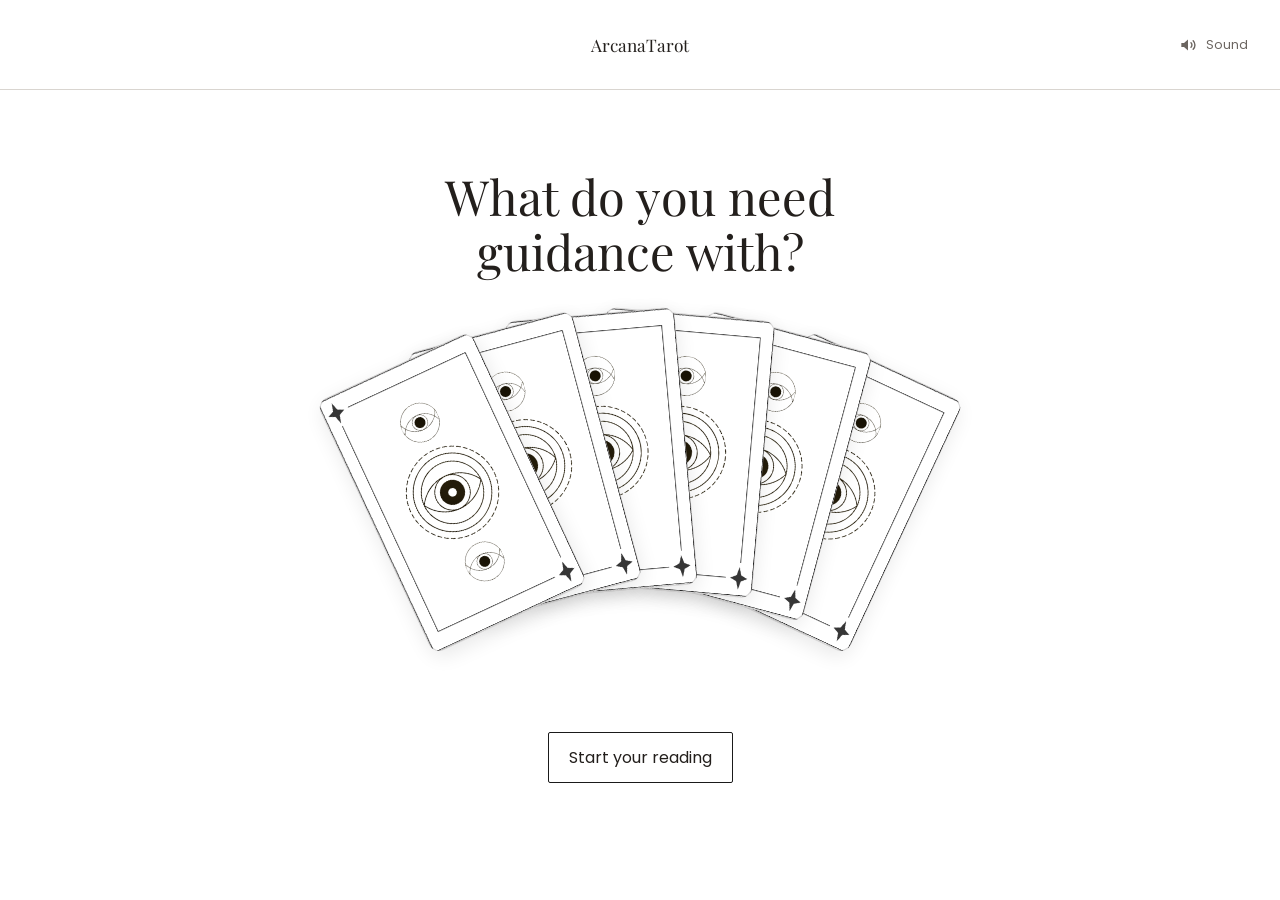
<file: index.html>
<!doctype html>
<html lang="en">
<head>
<meta charset="utf-8">
<meta name="viewport" content="width=device-width, initial-scale=1">
<title>ArcanaTarot — a three card reading</title>
<meta name="theme-color" content="#ffffff">
<link rel="preconnect" href="https://fonts.googleapis.com">
<link rel="preconnect" href="https://fonts.gstatic.com" crossorigin>
<link href="https://fonts.googleapis.com/css2?family=Playfair+Display:ital,wght@0,400;0,500;0,600;1,400&family=Poppins:wght@300;400;500&display=swap" rel="stylesheet">
<link rel="stylesheet" href="styles.css">
</head>
<body>

<!-- ─── shared iconography ─────────────────────────────────────── -->
<svg width="0" height="0" aria-hidden="true" style="position:absolute">
  <defs>
    <path id="i-spark" d="M12 0c.9 7.9 3.2 11.1 12 12-8.8.9-11.1 4.1-12 12-.9-7.9-3.2-11.1-12-12 8.8-.9 11.1-4.1 12-12Z"/>
    <!-- handle, binding, flared skirt, two bristles — reads as a broom at
         21px, which the previous angled version did not -->
    <g id="i-broom" fill="none" stroke="currentColor" stroke-width="1.7" stroke-linecap="round" stroke-linejoin="round">
      <path d="M12 3v7.4"/>
      <path d="M8.8 10.4h6.4l1.5 8.8H7.3z"/>
      <path d="M8.5 13.2h7"/>
      <path d="M10.8 13.4v5.8"/>
      <path d="M13.2 13.4v5.8"/>
    </g>
    <g id="i-shuffle" fill="none" stroke="currentColor" stroke-width="1.7" stroke-linecap="round" stroke-linejoin="round">
      <path d="M3 6h3.6a4 4 0 0 1 3.3 1.8l4.2 6.4A4 4 0 0 0 17.4 16H21"/>
      <path d="M3 18h3.6a4 4 0 0 0 3.3-1.8l.9-1.4"/>
      <path d="m13.8 8.6.9-1.4A4 4 0 0 1 18 5.4h3"/>
      <path d="m18 3 3 2.4L18 8"/>
      <path d="m18 13.6 3 2.4L18 18.4"/>
    </g>
    <g id="i-pencil" fill="none" stroke="currentColor" stroke-width="1.6" stroke-linecap="round" stroke-linejoin="round">
      <path d="M14.3 3.9a1.7 1.7 0 0 1 2.4 2.4L7.4 15.6l-3.2.8.8-3.2Z"/>
    </g>
    <g id="i-pencil-lg" fill="none" stroke="currentColor" stroke-width="1.7" stroke-linecap="round" stroke-linejoin="round">
      <path d="M16.5 3.4a2.2 2.2 0 0 1 3.1 3.1L8.4 17.7l-4.2 1.1 1.1-4.2Z"/>
      <path d="m14.6 5.3 3.1 3.1"/>
    </g>
    <g id="i-deck" fill="none" stroke="currentColor" stroke-width="1.7" stroke-linecap="round" stroke-linejoin="round">
      <rect x="9" y="4" width="11" height="15" rx="2"/>
      <path d="M6.5 6.5A2 2 0 0 0 5 8.4v8.9a2 2 0 0 0 1.4 1.9l4 1.2"/>
      <path d="M14.5 9.4v4.2M12.4 11.5h4.2"/>
    </g>
  </defs>
</svg>

<header class="masthead">
  <span class="masthead__mark">ArcanaTarot</span>
  <button class="sound" id="btnSound" type="button" aria-pressed="true"
          aria-label="Sound">
    <svg class="sound__icon" viewBox="0 0 24 24" aria-hidden="true">
      <path d="M4 9.5h3.2L12 5.4v13.2L7.2 14.5H4z" fill="currentColor"/>
      <g class="sound__waves" fill="none" stroke="currentColor"
         stroke-width="1.7" stroke-linecap="round">
        <path d="M15.6 9.4a3.6 3.6 0 0 1 0 5.2"/>
        <path d="M18.2 6.9a7.2 7.2 0 0 1 0 10.2"/>
      </g>
      <path class="sound__slash" d="M4.5 19.5 19.5 4.5" fill="none"
            stroke="currentColor" stroke-width="1.7" stroke-linecap="round"/>
    </svg>
    <span class="sound__label">Sound</span>
  </button>
</header>

<!-- ─── the room ───────────────────────────────────────────────── -->
<main class="room" id="room">

  <!-- every command lives on the rail; nothing floats over the table -->
  <aside class="rail" id="rail" aria-label="Room commands">
    <button class="rail__cmd" id="btnRename" type="button">
      <svg class="rail__icon" viewBox="0 0 24 24" aria-hidden="true"><use href="#i-pencil-lg"/></svg>
      <span>Your question</span>
    </button>
    <button class="rail__cmd" id="btnDeck" type="button">
      <svg class="rail__icon" viewBox="0 0 24 24" aria-hidden="true"><use href="#i-deck"/></svg>
      <span>Change deck</span>
    </button>
    <button class="rail__cmd" id="btnCleanUp" type="button">
      <svg class="rail__icon" viewBox="0 0 24 24" aria-hidden="true"><use href="#i-broom"/></svg>
      <span>Clean up cards</span>
    </button>
    <button class="rail__cmd" id="btnRestart" type="button">
      <svg class="rail__icon" viewBox="0 0 24 24" aria-hidden="true"><use href="#i-shuffle"/></svg>
      <span>Restart the room</span>
    </button>
  </aside>

  <!-- the rotating seal: rendered only once all three cards are revealed -->
  <button class="seal" id="seal" type="button" hidden aria-label="Summarize the cards">
    <svg class="seal__svg" viewBox="0 0 213 213" aria-hidden="true">
      <defs>
        <path id="sealArc" d="M106.5 24.5a82 82 0 1 1-.01 0" fill="none"/>
      </defs>
      <circle cx="106.5" cy="106.5" r="106.5" fill="var(--ink)"/>
      <!-- the deck's own eye, repainted white and held upright while the
           ring turns. A baked asset rather than a CSS filter: filters on
           SVG <image> are unreliable in Safari, which would show the gold
           original instead. Also 22KB against the gold file's 303KB. -->
      <image class="seal__eye" href="assets/seal-eye-white.png" x="41.5" y="68"
             width="130" height="75" preserveAspectRatio="xMidYMid meet"/>
      <g class="seal__ring">
        <text class="seal__text">
          <textPath href="#sealArc" startOffset="0">summarize the cards, summarize the cards,&#160;</textPath>
        </text>
      </g>
    </svg>
    <span class="seal__cue">Press to read your spread</span>
  </button>

  <h1 class="question" id="questionRow">
    <span class="question__text" id="questionText"></span>
    <button class="question__edit" id="btnRenameInline" type="button" aria-label="Edit your question">
      <svg viewBox="0 0 20 20" aria-hidden="true"><use href="#i-pencil"/></svg>
    </button>
  </h1>

  <!-- ── stage: the way in ────────────────────────────────────── -->
  <section class="stage stage--intro" id="stageIntro" hidden>
    <h2 class="intro__ask">What do you need guidance with?</h2>
    <!-- six backs dealt into an arc; each slot carries its own angle and
         its own place in the stagger -->
    <div class="intro__fan" aria-hidden="true">
      <div class="intro__slot" style="--a:-25deg; --i:0"><div class="intro__card"></div></div>
      <div class="intro__slot" style="--a:-15deg; --i:1"><div class="intro__card"></div></div>
      <div class="intro__slot" style="--a:-5deg;  --i:2"><div class="intro__card"></div></div>
      <div class="intro__slot" style="--a:5deg;   --i:3"><div class="intro__card"></div></div>
      <div class="intro__slot" style="--a:15deg;  --i:4"><div class="intro__card"></div></div>
      <div class="intro__slot" style="--a:25deg;  --i:5"><div class="intro__card"></div></div>
    </div>
    <button class="slab intro__go" id="btnStart" type="button">Start your reading</button>
  </section>

  <!-- ── stage: shuffling ─────────────────────────────────────── -->
  <section class="stage stage--shuffle" id="stageShuffle" hidden>
    <!-- a real deck: many stacked leaves reading as one block of thickness -->
    <div class="deck" id="deck" aria-hidden="true">
      <div class="deck__stack" id="deckStack"></div>
      <div class="deck__shadow"></div>
    </div>
    <p class="deck__count" id="deckCount">22 cards, face down</p>
    <div class="riffle__actions">
      <button class="slab" id="btnReadyShuffle" type="button">Ready to shuffle</button>
      <button class="slab" id="btnDoneShuffle" type="button">Done Shuffling</button>
    </div>
  </section>

  <!-- ── stage: the desk ──────────────────────────────────────── -->
  <section class="stage stage--desk" id="stageDesk" hidden>
    <div class="slots" id="slots"></div>
    <div class="desk__says" id="deskSays">
      <p class="desk__lead" id="deskLead">Place your cards</p>
      <p class="desk__hint" id="deskHint">Drag your cards to your desk</p>
    </div>
    <p class="fan__count" id="fanCount"></p>
    <div class="fan__rail">
      <div class="fan" id="fan" role="group" aria-label="The deck"></div>
    </div>
  </section>

</main>

<!-- ─── modals ─────────────────────────────────────────────────── -->

<div class="scrim" id="scrimAsk" hidden>
  <div class="modal modal--ask" tabindex="-1" role="dialog" aria-modal="true" aria-labelledby="askTitle">
    <button class="modal__x" data-close="scrimAsk" type="button" aria-label="Close">&times;</button>
    <h2 class="modal__title" id="askTitle">What do you want to ask?</h2>
    <form id="askForm" novalidate>
      <!-- only on a first ask; afterwards the spread lives on "Change deck" -->
      <fieldset class="spreads" id="spreadsField">
        <legend class="field__cap">How should the cards answer?</legend>
        <div class="spreads__grid" id="spreadPick"></div>
      </fieldset>
      <label class="field">
        <input class="field__input" id="fQuestion" type="text" maxlength="140"
               autocomplete="off" placeholder="What will my job look like five years from now?">
        <span class="field__err" id="eQuestion"></span>
      </label>
      <div class="field-row">
        <label class="field">
          <span class="field__cap">Your birth date</span>
          <input class="field__input" id="fBirth" type="date">
          <span class="field__err" id="eBirth"></span>
        </label>
        <label class="field">
          <span class="field__cap">Year in focus</span>
          <input class="field__input" id="fYear" type="number" min="1900" max="2200" inputmode="numeric">
          <span class="field__err" id="eYear"></span>
        </label>
      </div>
      <button class="slab slab--wide" id="btnAskGo" type="submit">Save my question</button>
    </form>
  </div>
</div>

<div class="scrim" id="scrimDeck" hidden>
  <div class="modal modal--ask" tabindex="-1" role="dialog" aria-modal="true" aria-labelledby="deckTitle">
    <button class="modal__x" data-close="scrimDeck" type="button" aria-label="Close">&times;</button>
    <h2 class="modal__title" id="deckTitle">Change deck</h2>
    <p class="modal__sub">How many cards should answer, and what each one means.</p>
    <div class="spreads__grid" id="deckPick"></div>
  </div>
</div>

<div class="scrim" id="scrimWipe" hidden>
  <div class="modal modal--wipe" tabindex="-1" role="dialog" aria-modal="true" aria-labelledby="wipeTitle">
    <button class="modal__x" data-close="scrimWipe" type="button" aria-label="Close">&times;</button>
    <h2 class="modal__title modal__title--sm" id="wipeTitle">Are you sure you want to clean up<br>and restart the deck?</h2>
    <button class="slab" id="btnWipeYes" type="button">Yep, I'm sure</button>
  </div>
</div>

<div class="scrim" id="scrimSum" hidden>
  <div class="modal modal--sum" tabindex="-1" role="dialog" aria-modal="true" aria-labelledby="sumTitle">
    <button class="modal__x" data-close="scrimSum" type="button" aria-label="Close">&times;</button>
    <h2 class="modal__title" id="sumTitle">Your card</h2>
    <div class="sum" id="sumBody"></div>
  </div>
</div>

<div class="sr-only" id="live" role="status" aria-live="polite"></div>

<script src="audio.js"></script>
<script src="cards.js"></script>
<script src="oracle.js"></script>
<script src="spread.js"></script>
<script src="app.js"></script>
</body>
</html>
</file>
<file: styles.css>
/* ===================================================================
   ArcanaTarot — a three card reading room.
   Built from the Figma source file (node 165:2321).

   THESIS: a white desk, black line-work, and the cards doing all the
   talking. Nothing glows, nothing gradients. The only moving thing on
   a settled table is the seal, and it only exists once the spread is
   complete.
   =================================================================== */

:root {
  --ink:        #231f1c;
  --ink-soft:   #6b6560;
  --ink-faint:  #a8a29c;
  --paper:      #ffffff;
  --line:       #1a1a1a;
  --hair:       #d9d5d0;
  --scrim:      rgba(122, 120, 117, .72);

  --card-w:     clamp(132px, 15.86vw, 274px);
  --card-h:     calc(var(--card-w) * 447 / 274);
  --slot-gap:   clamp(18px, 3.53vw, 61px);

  --back:       url("assets/card-back-eye.png");   /* the deck's face-down art */
  --head-h:     90px;
  --rail-w:     212px;

  --ease:       cubic-bezier(.22, 1, .36, 1);
  --serif:      "Playfair Display", Georgia, serif;
  --sans:       "Poppins", "Helvetica Neue", Arial, sans-serif;
}

* { box-sizing: border-box; }

html, body {
  margin: 0;
  background: var(--paper);
  color: var(--ink);
  font-family: var(--sans);
  -webkit-font-smoothing: antialiased;
}

body { overflow-x: hidden; }

.sr-only {
  position: absolute; width: 1px; height: 1px;
  padding: 0; margin: -1px; overflow: hidden;
  clip: rect(0 0 0 0); white-space: nowrap; border: 0;
}

button { font: inherit; color: inherit; cursor: pointer; }

/* ─── masthead ─────────────────────────────────────────────────── */

.masthead {
  position: sticky;
  top: 0;
  z-index: 60;
  height: var(--head-h);
  display: grid;
  place-items: center;
  background: var(--paper);
  border-bottom: 1px solid var(--hair);
}

/* the one control that lives above the room */
.sound {
  position: absolute;
  right: clamp(14px, 1.6vw, 26px);
  top: 50%;
  translate: 0 -50%;
  display: inline-flex;
  align-items: center;
  gap: 8px;
  padding: 8px 12px;
  background: none;
  border: 0;
  border-radius: 3px;
  color: var(--ink-soft);
  transition: background .16s var(--ease), color .16s var(--ease);
}

.sound:hover { background: rgba(35, 31, 28, .05); color: var(--ink); }
.sound__icon { width: 20px; height: 20px; }
.sound__label { font-size: 12.5px; }

/* the waves belong to "on", the slash to "off" */
.sound__slash { opacity: 0; transition: opacity .2s var(--ease); }
.sound__waves { transition: opacity .2s var(--ease); }
.sound[aria-pressed="false"] .sound__waves { opacity: 0; }
.sound[aria-pressed="false"] .sound__slash { opacity: 1; }

.masthead__mark {
  font-family: var(--serif);
  font-size: clamp(17px, 1.35vw, 22px);
  letter-spacing: .01em;
}

/* ─── the room ─────────────────────────────────────────────────── */

.room {
  position: relative;
  max-width: 1728px;
  min-height: calc(100svh - var(--head-h));
  margin: 0 auto;
  /* the rail floats over the corner rather than reserving a column, so the
     table stays centred on the page exactly as the Figma frames have it */
  padding: clamp(20px, 3vw, 34px) clamp(16px, 2.5vw, 44px) 0;
  overflow: hidden;
}

/* ─── the command rail ─────────────────────────────────────────── */

.rail {
  position: absolute;
  top: clamp(20px, 3vw, 34px);
  right: clamp(14px, 1.6vw, 26px);
  width: var(--rail-w);
  display: flex;
  flex-direction: column;
  gap: 2px;
  z-index: 40;
}

.rail__cmd {
  display: flex;
  align-items: center;
  gap: 12px;
  width: 100%;
  padding: 13px 14px;
  background: none;
  border: 0;
  border-radius: 3px;
  text-align: left;
  font-size: 13.5px;
  color: var(--ink-soft);
  transition: background .16s var(--ease), color .16s var(--ease);
}

.rail__cmd:hover  { background: rgba(35, 31, 28, .05); color: var(--ink); }
.rail__cmd:active { background: rgba(35, 31, 28, .09); }

.rail__cmd:disabled {
  opacity: .3;
  pointer-events: none;
}

.rail__icon { width: 21px; height: 21px; flex: none; }

/* .rail sets a display, which outranks the UA's [hidden] rule — restate it */
.rail[hidden] { display: none; }

/* ─── the question ─────────────────────────────────────────────── */

.question {
  position: relative;
  z-index: 10;
  text-wrap: balance;
  margin: clamp(74px, 9vw, 132px) auto clamp(28px, 4vw, 56px);
  max-width: 760px;
  padding: 0 46px;
  text-align: center;
  font-family: var(--serif);
  font-size: clamp(21px, 1.9vw, 32px);
  font-weight: 400;
  line-height: 1.28;
}

/* the shuffle stage is tall; it does not need the desk's headline gap */
.room:has(#stageShuffle:not([hidden])) .question {
  margin-top: clamp(34px, 4vw, 64px);
  margin-bottom: clamp(20px, 2.4vw, 34px);
}

/* flows inline rather than absolutely — an absolute box takes its static
   position from wherever the inline run happens to end, which lands it on
   top of the text as soon as the question wraps */
.question__edit {
  margin-left: 10px;
  translate: 0 -.45em;
  width: 26px; height: 26px;
  display: inline-grid;
  vertical-align: middle;
  place-items: center;
  padding: 0;
  background: none;
  border: 1px solid var(--line);
  border-radius: 50%;
  transition: background .18s var(--ease), color .18s var(--ease);
}

.question__edit svg { width: 11px; height: 11px; }
.question__edit:hover { background: var(--ink); color: var(--paper); }
.question__edit:disabled { opacity: .3; pointer-events: none; }

/* ─── the rotating seal ────────────────────────────────────────── */

.seal {
  position: absolute;
  left: clamp(16px, 6.5vw, 113px);
  top: clamp(96px, 14vw, 157px);
  width: clamp(104px, 12.3vw, 213px);
  aspect-ratio: 1;
  padding: 0;
  background: none;
  border: 0;
  z-index: 20;
  animation: sealIn .5s var(--ease) both;
  transition: transform .3s var(--ease);
}

/* a class-level `display` beats the UA's [hidden] rule, and the responsive
   block below sets one — so restate the hide at equal specificity or the
   seal leaks onto every stage on small screens */
.seal[hidden] { display: none; }

.seal__svg { width: 100%; height: 100%; display: block; }

/* a ring that breathes out of the seal a few times when it first appears,
   then stops — enough to catch the eye, not enough to nag */
.seal::after {
  content: "";
  position: absolute;
  inset: 0;
  border-radius: 50%;
  border: 1px solid var(--ink);
  animation: sealPulse 2.1s var(--ease) 4;
  animation-delay: .5s;
  pointer-events: none;
}

@keyframes sealPulse {
  0%   { opacity: .5; scale: 1; }
  70%  { opacity: 0;  scale: 1.28; }
  100% { opacity: 0;  scale: 1.28; }
}

/* the instruction sits under the disc and says what to do, since the
   ring text names the action but never asks for the press */
.seal__cue {
  position: absolute;
  top: calc(100% + 12px);
  left: 50%;
  translate: -50% 0;
  width: max-content;
  max-width: 15ch;
  font-size: 11px;
  line-height: 1.35;
  letter-spacing: .1em;
  text-transform: uppercase;
  color: var(--ink-faint);
  text-align: center;
  animation: riseIn .5s var(--ease) both;
  animation-delay: .45s;
  transition: color .2s var(--ease);
}

.seal:hover .seal__cue { color: var(--ink); }

/* only the lettering turns — the eye is drawn separately and stays put */
.seal__ring {
  transform-origin: 106.5px 106.5px;
  animation: spin 20s linear infinite;
}

.seal:hover { transform: scale(1.05); }
.seal:hover .seal__ring { animation-duration: 8s; }

.seal__text {
  fill: var(--paper);
  font-family: var(--sans);
  font-size: 15px;
  font-weight: 300;
  letter-spacing: .26em;
}

@keyframes spin   { to { transform: rotate(360deg); } }
@keyframes sealIn { from { opacity: 0; transform: scale(.85); } }

/* ─── stages ───────────────────────────────────────────────────── */

.stage[hidden] { display: none; }

.stage--desk,
.stage--shuffle { animation: stageIn .45s var(--ease) both; }
@keyframes stageIn { from { opacity: 0; } }

/* ─── stage: the way in ────────────────────────────────────────── */

.stage--intro {
  display: flex;
  flex-direction: column;
  align-items: center;
  padding-top: clamp(18px, 3.4vw, 54px);
}

.intro__ask {
  margin: 0 0 clamp(20px, 2.6vw, 34px);
  max-width: 20ch;
  text-align: center;
  text-wrap: balance;
  font-family: var(--serif);
  font-size: clamp(30px, 3.8vw, 52px);
  font-weight: 400;
  line-height: 1.14;
}

/* Six backs held in a hand.
   Two layers on purpose: the SLOT owns the fan angle (and the deal-in),
   the CARD owns the idle drift and the hover. Keeping them apart means
   the breathing never fights the fan, and hovering never stops either. */

.intro__ask,
.intro__go { animation: riseIn .6s var(--ease) both; }
.intro__ask { animation-delay: .05s; }
.intro__go  { animation-delay: .62s; }

@keyframes riseIn { from { opacity: 0; translate: 0 14px; } }

.intro__fan {
  position: relative;
  width: calc(var(--card-w) * 2.75);
  height: calc(var(--card-h) * 1.16);
  margin-bottom: clamp(20px, 2.8vw, 40px);
}

.intro__slot {
  position: absolute;
  inset: 0;
  /* the pivot sits below the cards, so one rotation gives the whole arc */
  transform-origin: 50% 152%;
  rotate: var(--a);
  z-index: calc(10 - var(--i));
  pointer-events: none;
  transition: rotate .6s var(--ease);
  animation: dealIn .8s var(--ease) both;
  animation-delay: calc(var(--i) * .09s + .12s);
}

@keyframes dealIn {
  from { opacity: 0; rotate: 0deg; translate: 0 44px; }
}

.intro__card {
  position: absolute;
  top: 0; left: 50%;
  width: calc(var(--card-w) * .84);
  height: calc(var(--card-h) * .84);
  margin-left: calc(var(--card-w) * -.42);
  border-radius: 11px;
  background: var(--paper) var(--back) center/cover no-repeat;
  border: 1px solid rgba(35, 31, 28, .18);
  box-shadow: 0 6px 20px rgba(0,0,0,.09);
  /* the hand is looked at, not handled — no hover on the homepage */
  pointer-events: none;
  /* a slow, offset drift — alive but not fidgeting */
  animation: drift 6s ease-in-out infinite;
  animation-delay: calc(var(--i) * -.95s);
}

@keyframes drift {
  0%, 100% { translate: 0 0; }
  50%      { translate: 0 -8px; }
}

/* ─── stage: shuffling ─────────────────────────────────────────── */

.stage--shuffle {
  display: flex;
  flex-direction: column;
  align-items: center;
  padding-bottom: clamp(48px, 8vw, 110px);
}

/* ─── the deck ─────────────────────────────────────────────────────
   Twenty leaves stacked leaf-on-leaf. Each is a full card back, but
   only the top one is fully visible — the rest read as the edge of a
   block, which is what gives the deck its thickness.                 */

/* the deck sits a little smaller than a laid card, so the whole stage —
   question, deck, count, both buttons — clears the fold with room under it */
.deck {
  --deck-w: calc(var(--card-w) * .82);
  --deck-h: calc(var(--card-h) * .82);
  position: relative;
  width: var(--deck-w);
  height: calc(var(--deck-h) + 22px);
  margin: 0 auto clamp(12px, 1.6vw, 20px);
}

.deck__stack { position: absolute; inset: 0; }

.leaf {
  position: absolute;
  left: 0; bottom: 0;
  width: var(--deck-w);
  height: var(--deck-h);
  border-radius: 10px;
  background: var(--paper) var(--back) center/cover no-repeat;
  border: 1px solid rgba(35, 31, 28, .16);
  box-shadow: 0 1px 0 rgba(0,0,0,.05);
  transition: transform .34s var(--ease);
  will-change: transform;
  backface-visibility: hidden;
}

/* At rest the buried leaves only ever show a sliver, so the art on them
   is wasted ink — flatten them to paper and keep the edge line. The
   moment the deck splits they become whole cards in their own right,
   so the backs come back for the length of the shuffle. */
.leaf:not(.leaf--top) { background-image: none; }

.leaf--top { box-shadow: 0 10px 24px rgba(0,0,0,.13); }

.deck__stack.is-shuffling .leaf {
  transition-duration: .3s;
  background-image: var(--back);
  box-shadow: 0 4px 14px rgba(0,0,0,.12);
}

.deck__shadow {
  position: absolute;
  left: 6%; right: 6%; bottom: -6px;
  height: 16px;
  background: radial-gradient(ellipse at center, rgba(0,0,0,.16), transparent 70%);
  filter: blur(3px);
}

.deck__count {
  margin: 0 0 clamp(22px, 3.4vw, 42px);
  text-align: center;
  font-size: 11.5px;
  letter-spacing: .12em;
  text-transform: uppercase;
  color: var(--ink-faint);
}

.riffle__actions {
  display: flex;
  flex-direction: column;
  gap: 13px;
  width: 247px;
}

.slab {
  height: 51px;
  padding: 0 20px;
  background: var(--paper);
  border: 1px solid var(--line);
  border-radius: 2px;
  font-size: 16px;
  transition: background .18s var(--ease), color .18s var(--ease), opacity .18s;
}

.slab:hover:not(:disabled) { background: var(--ink); color: var(--paper); }
.slab:disabled { opacity: .32; cursor: default; }
.slab--wide { width: 100%; margin-top: 26px; }

/* ─── stage: the desk ──────────────────────────────────────────── */

.slots {
  display: flex;
  justify-content: center;
  gap: var(--slot-gap);
}

.slot {
  position: relative;
  width: var(--card-w);
  height: var(--card-h);
  border: 1px solid var(--hair);
  border-radius: 10px;
  transition: border-color .2s var(--ease), background .2s var(--ease), transform .2s var(--ease);
}

.slot.is-over {
  border-color: var(--line);
  background: rgba(35, 31, 28, .04);
  transform: scale(1.02);
}

.slot.is-filled { border-color: transparent; }

.desk__lead,
.desk__hint {
  margin: 0;
  text-align: center;
  font-family: var(--serif);
  color: var(--ink-faint);
  font-size: clamp(13px, 1.05vw, 17px);
}

/* the desk stops talking once every card is down */
.desk__says {
  margin-top: clamp(22px, 3.2vw, 51px);
  transition: opacity .5s var(--ease), transform .5s var(--ease);
}

.desk__says.is-gone {
  opacity: 0;
  transform: translateY(-6px);
  pointer-events: none;
}

.desk__lead { margin-top: 0; }

.desk__hint {
  margin-top: 10px;
  transition: opacity .45s var(--ease);
}

.desk__hint.is-fading { opacity: 0; }

/* ─── the fan ──────────────────────────────────────────────────── */

.fan__count {
  margin: clamp(16px, 2.6vw, 38px) 0 8px;
  text-align: center;
  font-size: 11px;
  letter-spacing: .12em;
  text-transform: uppercase;
  color: var(--ink-faint);
}

/* The rail scrolls; the fan inside it is as wide as the spread needs.
   overflow-x:auto forces the other axis to compute to auto as well, so a
   hovered card lifting out of the box gets its head cut off. The padding
   gives that lift somewhere to live inside the scroll box, and the equal
   negative margin keeps the layout where it was. */
.fan__rail {
  --lift-room: 58px;
  padding-top: var(--lift-room);
  margin-top: calc(var(--lift-room) * -1);
  overflow-x: auto;
  overflow-y: hidden;
  scrollbar-width: thin;
  overscroll-behavior-x: contain;
}

.fan {
  position: relative;
  height: calc(var(--card-h) * .62);
  touch-action: pan-y;
}

/* ─── a card ───────────────────────────────────────────────────── */

.card {
  position: absolute;
  top: 0; left: 0;
  width: var(--card-w);
  height: var(--card-h);
  perspective: 1200px;
  will-change: transform;
  transition: transform .38s var(--ease), filter .2s var(--ease);
}

.card--fan       { cursor: grab; }
.card--fan:active{ cursor: grabbing; }

.card--fan:hover:not(.is-dragging) { z-index: 40 !important; }

.card__inner {
  position: relative;
  width: 100%; height: 100%;
  transform-style: preserve-3d;
  transition: transform .6s var(--ease);
  border-radius: 10px;
}

.card.is-faceup .card__inner { transform: rotateY(180deg); }

.card__face,
.card__back {
  position: absolute;
  inset: 0;
  backface-visibility: hidden;
  -webkit-backface-visibility: hidden;
  border-radius: 10px;
  background: var(--paper) center/cover no-repeat;
  box-shadow: 0 2px 14px rgba(0,0,0,.10);
}

.card__back { background-image: var(--back); }
.card__face { transform: rotateY(180deg); }

/* a reversed draw hangs upside down, as the deck intends */
.card.is-reversed .card__face { transform: rotateY(180deg) rotate(180deg); }

/* lift through the flip, then settle */
.card.is-flipping { animation: lift .6s var(--ease); }
@keyframes lift {
  40% { transform: translateY(-14px) scale(1.03); }
}

.card.is-dragging {
  position: fixed;
  z-index: 90;
  cursor: grabbing;
  transition: none;
  filter: drop-shadow(0 18px 26px rgba(0,0,0,.22));
}

.card.is-dragging .card__inner { transform: scale(1.05); }

.card.is-placed  { cursor: pointer; }
.card.is-locked  { cursor: default; }

/* hover on a face-down placed card: lift, and name the gesture */
.card.is-placed:not(.is-faceup):hover .card__inner { transform: translateY(-8px); }
.card.is-placed:not(.is-faceup):hover .card__back  { box-shadow: 0 12px 26px rgba(0,0,0,.18); }

.card__flip {
  position: absolute;
  left: 50%; top: 50%;
  transform: translate(-50%, -50%);
  padding: 7px 18px;
  background: var(--ink);
  color: var(--paper);
  border-radius: 2px;
  font-size: 13px;
  letter-spacing: .12em;
  text-transform: lowercase;
  opacity: 0;
  pointer-events: none;
  transition: opacity .2s var(--ease);
  z-index: 5;
}

.card.is-placed:not(.is-faceup):not(.is-locked):hover .card__flip { opacity: 1; }

/* ─── modals ───────────────────────────────────────────────────── */

.scrim {
  position: fixed;
  inset: 0;
  z-index: 100;
  /* flex + auto margins, not place-items:center — a centred grid child
     taller than the scrim gets its top clipped and cannot be scrolled to */
  display: flex;
  justify-content: center;
  align-items: flex-start;
  padding: 24px;
  background: var(--scrim);
  animation: fade .22s var(--ease);
  overflow-y: auto;
  overscroll-behavior: contain;
}

.scrim[hidden] { display: none; }
@keyframes fade { from { opacity: 0; } }

/* the dialog can take focus so a modal with no text field still traps the
   keyboard, but it is not a control and should not draw a ring */
.modal:focus { outline: none; }

.modal {
  position: relative;
  width: 100%;
  margin: auto;             /* centres when short, scrolls when tall */
  background: var(--paper);
  border-radius: 18px;
  padding: 40px clamp(24px, 4vw, 56px) 46px;
  animation: rise .3s var(--ease);
  box-shadow: 0 24px 60px rgba(0,0,0,.18);
}

@keyframes rise { from { opacity: 0; transform: translateY(12px); } }

.modal--ask  { max-width: 470px; text-align: center; }
.modal--wipe { max-width: 470px; text-align: center; }
.modal--sum  { max-width: 1030px; margin: auto; }

.modal__x {
  position: absolute;
  top: 18px; right: 20px;
  width: 34px; height: 34px;
  display: grid; place-items: center;
  padding: 0;
  background: none;
  border: 0;
  font-size: 26px;
  line-height: 1;
  color: var(--ink);
  border-radius: 50%;
  transition: background .18s;
}

.modal__x:hover { background: rgba(0,0,0,.06); }

.modal__title {
  margin: 0 0 26px;
  font-family: var(--sans);
  font-size: clamp(19px, 1.6vw, 26px);
  font-weight: 500;
  letter-spacing: -.01em;
}

.modal__title--sm { font-size: clamp(16px, 1.25vw, 20px); line-height: 1.45; }

.modal__sub {
  margin: -18px 0 22px;
  font-size: 12.5px;
  line-height: 1.5;
  color: var(--ink-faint);
}

/* ─── form fields ──────────────────────────────────────────────── */

/* ─── spread picker ────────────────────────────────────────────── */

/* guard the hide, as with .rail and .seal — a class-level display would
   otherwise outrank the UA's [hidden] rule */
.spreads[hidden] { display: none; }

.spreads {
  margin: 0 0 24px;
  padding: 0;
  border: 0;
  text-align: left;
}

.spreads__grid {
  display: grid;
  grid-template-columns: 1fr 1fr;
  gap: 8px;
  margin-top: 8px;
}

/* an odd number of spreads leaves a lone card on the last row — give it
   the full width rather than half a row with a gap beside it */
.spread:last-child:nth-child(odd) { grid-column: 1 / -1; }

.spread {
  position: relative;
  display: block;
  padding: 12px 13px 11px;
  border: 1px solid var(--hair);
  border-radius: 4px;
  cursor: pointer;
  transition: border-color .18s var(--ease), background .18s var(--ease);
}

.spread input {
  position: absolute;
  opacity: 0;
  pointer-events: none;
}

.spread:hover { border-color: var(--ink-faint); }

.spread.is-on {
  border-color: var(--line);
  background: rgba(35, 31, 28, .04);
}

.spread:focus-within { outline: 2px solid var(--ink); outline-offset: 2px; }

.spread__n {
  display: block;
  font-family: var(--serif);
  font-size: 15px;
  line-height: 1.2;
}

.spread__b {
  display: block;
  margin-top: 3px;
  font-size: 11px;
  line-height: 1.35;
  color: var(--ink-faint);
}

.spread__c {
  display: block;
  margin-top: 6px;
  font-size: 10px;
  letter-spacing: .1em;
  text-transform: uppercase;
  color: var(--ink-faint);
}

.spread.is-on .spread__c { color: var(--ink-soft); }

.field { display: block; text-align: left; margin-bottom: 18px; }

.field__cap {
  display: block;
  margin-bottom: 5px;
  font-size: 11px;
  letter-spacing: .1em;
  text-transform: uppercase;
  color: var(--ink-faint);
}

.field__input {
  width: 100%;
  padding: 8px 2px;
  background: none;
  border: 0;
  border-bottom: 1px solid var(--hair);
  font-family: var(--sans);
  font-size: 15px;
  color: var(--ink);
  transition: border-color .2s;
}

.field__input:focus {
  outline: none;
  border-bottom-color: var(--line);
}

.field__input::placeholder { color: var(--ink-faint); }
.field.is-bad .field__input { border-bottom-color: #b0453a; }

.field__err {
  display: block;
  min-height: 15px;
  margin-top: 4px;
  font-size: 11.5px;
  color: #b0453a;
}

.field-row { display: flex; gap: 20px; }
.field-row .field { flex: 1; }

/* ─── the summary ──────────────────────────────────────────────── */

.sum__q {
  margin: -8px 0 30px;
  font-family: var(--serif);
  font-style: italic;
  font-size: clamp(16px, 1.35vw, 21px);
  line-height: 1.4;
}

.sum__meta {
  margin: -22px 0 32px;
  font-size: 12px;
  letter-spacing: .06em;
  color: var(--ink-faint);
}

/* the yes/no spread has to actually say the word */
.sum__verdict {
  margin: 0 0 30px;
  padding-bottom: 26px;
  border-bottom: 1px solid var(--hair);
}

.sum__verdict span {
  font-family: var(--serif);
  font-size: clamp(44px, 5.4vw, 78px);
  line-height: 1;
  letter-spacing: -.02em;
}

.sum__card {
  display: grid;
  grid-template-columns: minmax(0, 244px) minmax(0, 1fr);
  gap: clamp(22px, 3vw, 48px);
  padding: 30px 0;
  border-top: 1px solid var(--hair);
}

.sum__art {
  width: 100%;
  border-radius: 6px;
  box-shadow: 0 2px 14px rgba(0,0,0,.12);
}

.sum__art--rev { transform: rotate(180deg); }

.sum__name {
  margin: 0;
  font-family: var(--serif);
  font-size: clamp(19px, 1.6vw, 25px);
  font-weight: 400;
}

.sum__orient {
  margin: 4px 0 14px;
  font-size: 14px;
  color: var(--ink-soft);
}

.sum__keys {
  display: flex;
  flex-wrap: wrap;
  gap: 9px;
  margin: 0 0 18px;
  padding: 0;
  list-style: none;
}

.sum__keys li {
  padding: 7px 16px;
  background: #ececec;
  border-radius: 999px;
  font-size: 12.5px;
  color: var(--ink-soft);
}

.sum__detail { margin: 0; font-size: 14.5px; line-height: 1.62; color: var(--ink-soft); }

.sum__grid {
  display: grid;
  grid-template-columns: 1fr 1fr;
  gap: 24px clamp(24px, 4vw, 60px);
  margin-top: 26px;
}

.sum__h {
  margin: 0 0 6px;
  font-family: var(--serif);
  font-size: clamp(15px, 1.2vw, 19px);
  font-weight: 400;
}

.sum__p { margin: 0; font-size: 14px; line-height: 1.6; color: var(--ink-soft); }

.sum__close {
  padding-top: 34px;
  border-top: 1px solid var(--hair);
}

.sum__close .sum__grid { margin-top: 0; }

.sum__after {
  margin-top: 34px;
  padding-top: 26px;
  border-top: 1px solid var(--hair);
  text-align: center;
}

.sum__locked {
  margin: 0 0 18px;
  font-size: 12.5px;
  color: var(--ink-faint);
}

.sum__acts {
  display: flex;
  justify-content: center;
  flex-wrap: wrap;
  gap: 12px;
}

.sum__acts .slab { padding: 0 26px; }

/* ─── responsive ───────────────────────────────────────────────── */

@media (max-width: 1199px) {
  :root { --head-h: 62px; }

  .room { padding: 16px 16px 0; }

  /* the rail becomes a row of icons above the table — static, because
     sticky inside the room's overflow:hidden box does not contain cleanly */
  .rail {
    position: static;
    width: auto;
    margin: 0 0 clamp(12px, 3vw, 22px);
    flex-direction: row;
    justify-content: center;
    gap: 2px;
  }

  .sound__label { display: none; }
  .sound { padding: 8px; }

  .rail__cmd { width: auto; padding: 9px 11px; }
  .rail__cmd span { display: none; }

  .seal {
    position: static;
    display: block;
    margin: 0 auto 42px;
    width: 118px;
  }

  .seal__cue { font-size: 10px; max-width: 18ch; }

  .question { margin-top: 10px; font-size: 20px; }

  .slots { flex-direction: column; align-items: center; gap: 20px; }

  .fan { height: calc(var(--card-h) * .72); }
  .fan__rail { -webkit-overflow-scrolling: touch; }

  .sum__card  { grid-template-columns: 1fr; }
  .sum__art   { max-width: 220px; }
  .sum__grid  { grid-template-columns: 1fr; }
  .field-row  { flex-direction: column; gap: 0; }

  .deck { --deck-w: calc(var(--card-w) * .74); --deck-h: calc(var(--card-h) * .74); }

  .intro__ask { font-size: clamp(25px, 7vw, 34px); }

  /* smaller cards on a phone, but keep the arc open enough that six still
     read as six rather than one card with slivers behind it */
  .intro__fan  { width: calc(var(--card-w) * 2.35); height: calc(var(--card-h) * .98); }
  .intro__slot { transform-origin: 50% 138%; rotate: calc(var(--a) * .92); }
  .intro__card { width: calc(var(--card-w) * .68); height: calc(var(--card-h) * .68);
                 margin-left: calc(var(--card-w) * -.34); }
}

@media (max-width: 430px) {
  .spreads__grid { grid-template-columns: 1fr; }
}

/* ─── reduced motion ───────────────────────────────────────────── */

@media (prefers-reduced-motion: reduce) {
  .seal__ring { animation: none; }
  .seal:hover .seal__ring { animation: none; }
  .card__inner { transition-duration: .2s; }
  .card.is-flipping { animation: none; }
  .leaf { transition-duration: .01s; }
  .stage--desk, .stage--shuffle, .modal, .scrim, .seal { animation: none; }

  /* the hand still fans, it just stops breathing and dealing itself in */
  .intro__card { animation: none; }
  .intro__slot { animation: none; transition: none; }
  .intro__ask, .intro__go { animation: none; }
  .seal::after { animation: none; opacity: 0; }
  .seal__cue { animation: none; }
}
</file>
